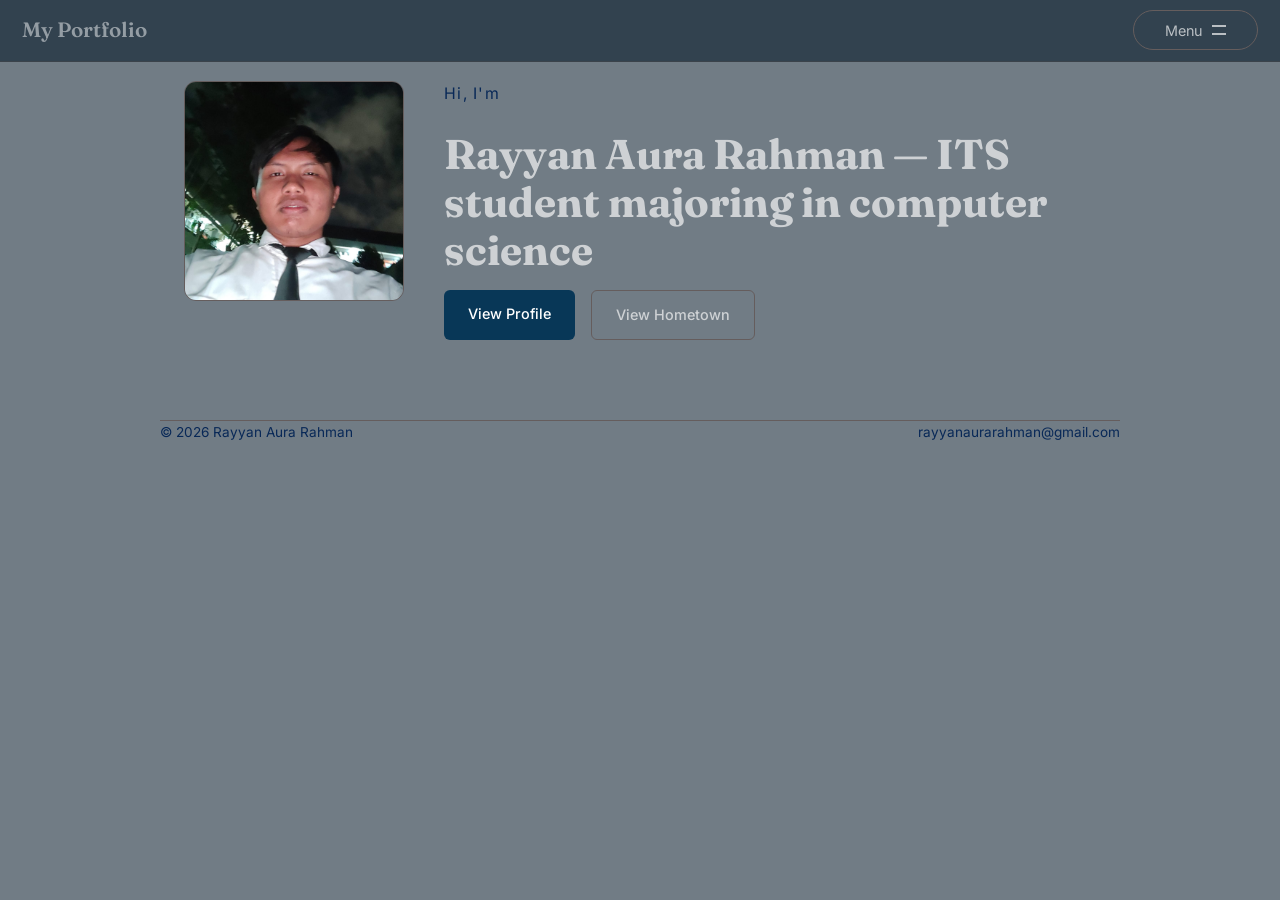
<file: index.html>
<!DOCTYPE html>
<html lang="en">

<head>
  <meta charset="UTF-8">
  <meta name="viewport" content="width=device-width, initial-scale=1.0">
  <title>Rayyan Aura Rahman — Portfolio</title>
  <link rel="preconnect" href="https://fonts.googleapis.com">
  <link rel="preconnect" href="https://fonts.gstatic.com" crossorigin>
  <link
    href="https://fonts.googleapis.com/css2?family=Fraunces:opsz,wght@9..144,500;9..144,600&family=Inter:wght@400;500;600&display=swap"
    rel="stylesheet">
  <link rel="stylesheet" href="style.css">
</head>

<body>


  <header class="site-header">
    <div class="nav-bar">
      <a href="index.html" class="brand">My Portfolio</a>
      <button id="menuToggle" class="menu-toggle" aria-expanded="false" aria-controls="slideMenu">
        Menu <span class="menu-icon"></span>
      </button>
    </div>
    <nav id="slideMenu" class="slide-menu">
      <div class="slide-menu-inner">
        <a href="/quiz1/">Home <span class="arrow"></span></a>
        <a href="/quiz1/profile">Profile <span class="arrow"></span></a>
        <a href="/quiz1/hometown">Hometown <span class="arrow"></span></a>
        <a href="/quiz1/food">Food <span class="arrow"></span></a>
        <a href="/quiz1/tourist">Tourist <span class="arrow"></span></a>
      </div>
    </nav>
  </header>

  <main class="container">

    <section class="hero">
      <div class="hero-photo">
        <img src="ian.jpeg" alt="Rayyan Aura Rahman" />
      </div>
      <div class="hero-text">
        <p class="eyebrow">Hi, I'm</p>
        <h1>Rayyan Aura Rahman — ITS student majoring in computer science</h1>
        <div class="hero-actions">
          <a href="profile.html" class="btn btn-primary">View Profile</a>
          <a href="projects.html" class="btn btn-outline">View Hometown</a>
        </div>
      </div>
    </section>

  </main>

  </p>
  
  </div>
  </section>

  </main>

  <footer class="site-footer container">
    <span>&copy; <span id="year"></span> Rayyan Aura Rahman</span>
    <span>
      <a href="mailto:rayyanaurarahman@gmail.com">rayyanaurarahman@gmail.com</a> 
    </span>
  </footer>

  <script src="script.js"></script>
  <script >document.getElementById('year').textContent = new Date().getFullYear();</script>
</body>

</html>
</file>
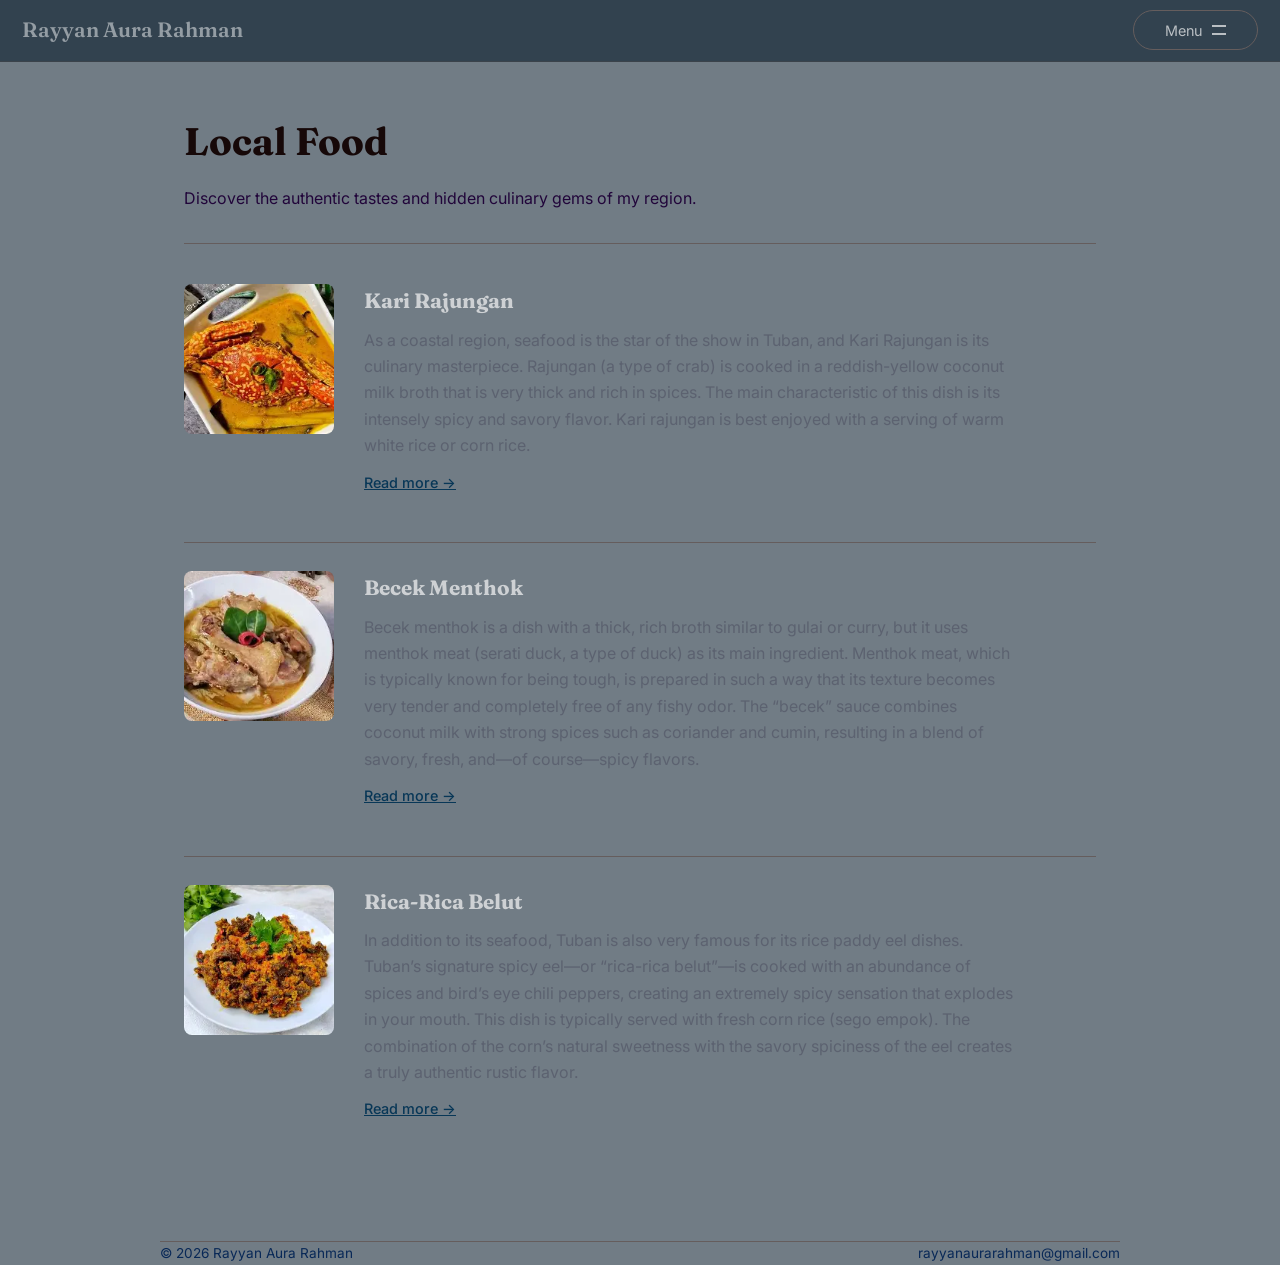
<file: food.html>
<!DOCTYPE html>
<html lang="en">

<head>
  <meta charset="UTF-8">
  <meta name="viewport" content="width=device-width, initial-scale=1.0">
  <title>Local Food — Rayyan Aura Rahman</title>
  <link rel="preconnect" href="https://fonts.googleapis.com">
  <link rel="preconnect" href="https://fonts.gstatic.com" crossorigin>
  <link
    href="https://fonts.googleapis.com/css2?family=Fraunces:opsz,wght@9..144,500;9..144,600&family=Inter:wght@400;500;600&display=swap"
    rel="stylesheet">
  <link rel="stylesheet" href="style.css">
</head>

<body>

  <header class="site-header">
    <div class="nav-bar">
      <a href="index.html" class="brand">Rayyan Aura Rahman</a>
      <button id="menuToggle" class="menu-toggle" aria-expanded="false" aria-controls="slideMenu">
        Menu <span class="menu-icon"></span>
      </button>
    </div>
    <nav id="slideMenu" class="slide-menu">
      <div class="slide-menu-inner">
        <a href="/quiz1/">Home <span class="arrow"></span></a>
        <a href="/quiz1/profile">Profile <span class="arrow"></span></a>
        <a href="/quiz1/hometown">Hometown <span class="arrow"></span></a>
        <a href="/quiz1/food">Food <span class="arrow"></span></a>
        <a href="/quiz1/tourist">Tourist <span class="arrow"></span></a>
      </div>
    </nav>
  </header>

  <main class="container">

    <div class="page-header">
      <h1>Local Food</h1>
      <p>Discover the authentic tastes and hidden culinary gems of my region.</p>
    </div>

    <section class="section">
      <div class="blog-list">

        <article class="blog-item">
          <div class="resume-entry" style="display: flex; flex-direction: row; gap: 30px; align-items: flex-start;">
            <img src="OIP.webp" alt="Kari Rajungan" style="width: 150px; height: 150px; object-fit: cover; border-radius: 8px; flex-shrink: 0;">
            <div style="display: flex; flex-direction: column;">
              <h2 style="margin-top: 0;">Kari Rajungan</h2>
              <p>As a coastal region, seafood is the star of the show in Tuban, and Kari Rajungan is its culinary masterpiece. 
                Rajungan (a type of crab) is cooked in a reddish-yellow coconut milk broth that is very thick and rich in spices. 
                The main characteristic of this dish is its intensely spicy and savory flavor. 
                Kari rajungan is best enjoyed with a serving of warm white rice or corn rice.</p>
              <a href="https://id.wikipedia.org/wiki/Kare_rajungan" style="align-self: flex-start;">Read more →</a>
            </div>
    
          </div>
        </article>

        <article class="blog-item">
          <div class="resume-entry" style="display: flex; flex-direction: row; gap: 30px; align-items: flex-start;">
            <img src="OIP (1).webp" alt="Becek Menthok" style="width: 150px; height: 150px; object-fit: cover; border-radius: 8px; flex-shrink: 0;">
            <div style="display: flex; flex-direction: column;">
              <h2 style="margin-top: 0;">Becek Menthok</h2>
              <p>Becek menthok is a dish with a thick, rich broth similar to gulai or curry, but it uses menthok meat (serati duck, a type of duck) as its main ingredient. 
                Menthok meat, which is typically known for being tough, is prepared in such a way that its texture becomes very tender and completely free of any fishy odor. 
                The “becek” sauce combines coconut milk with strong spices such as coriander and cumin, resulting in a blend of savory, fresh, and—of course—spicy flavors.</p>
              <a href="https://travelzola.id/becek-menthok-kuliner-gurih-khas-tuban-yang-bikin-susah-berhenti-makan/" style="align-self: flex-start;">Read more →</a>
            </div>
    
          </div>
        </article>

        <article class="blog-item">
          <div class="resume-entry" style="display: flex; flex-direction: row; gap: 30px; align-items: flex-start;">
            <img src="OIP (2).webp" alt="Rica-Rica Belut" style="width: 150px; height: 150px; object-fit: cover; border-radius: 8px; flex-shrink: 0;">
            <div style="display: flex; flex-direction: column;">
              <h2 style="margin-top: 0;">Rica-Rica Belut</h2>
              <p>In addition to its seafood, Tuban is also very famous for its rice paddy eel dishes. 
                Tuban’s signature spicy eel—or “rica-rica belut”—is cooked with an abundance of spices and bird’s eye chili peppers, creating an extremely spicy sensation that explodes in your mouth. 
                This dish is typically served with fresh corn rice (sego empok). 
                The combination of the corn’s natural sweetness with the savory spiciness of the eel creates a truly authentic rustic flavor.</p>
              <a href="https://sites.google.com/view/rica-rica-belut/halaman-muka" style="align-self: flex-start;">Read more →</a>
            </div>
    
          </div>
        </article>

      </div>
    </section>

  </main>

  <footer class="site-footer container">
    <span>&copy; <span id="year"></span> Rayyan Aura Rahman</span>
    <span>
      <a href="mailto:rayyanaurarahman@gmail.com">rayyanaurarahman@gmail.com</a> 
    </span>
  </footer>

  <script src="script.js"></script>
  <script >document.getElementById('year').textContent = new Date().getFullYear();</script>
</body>


</html>
</file>
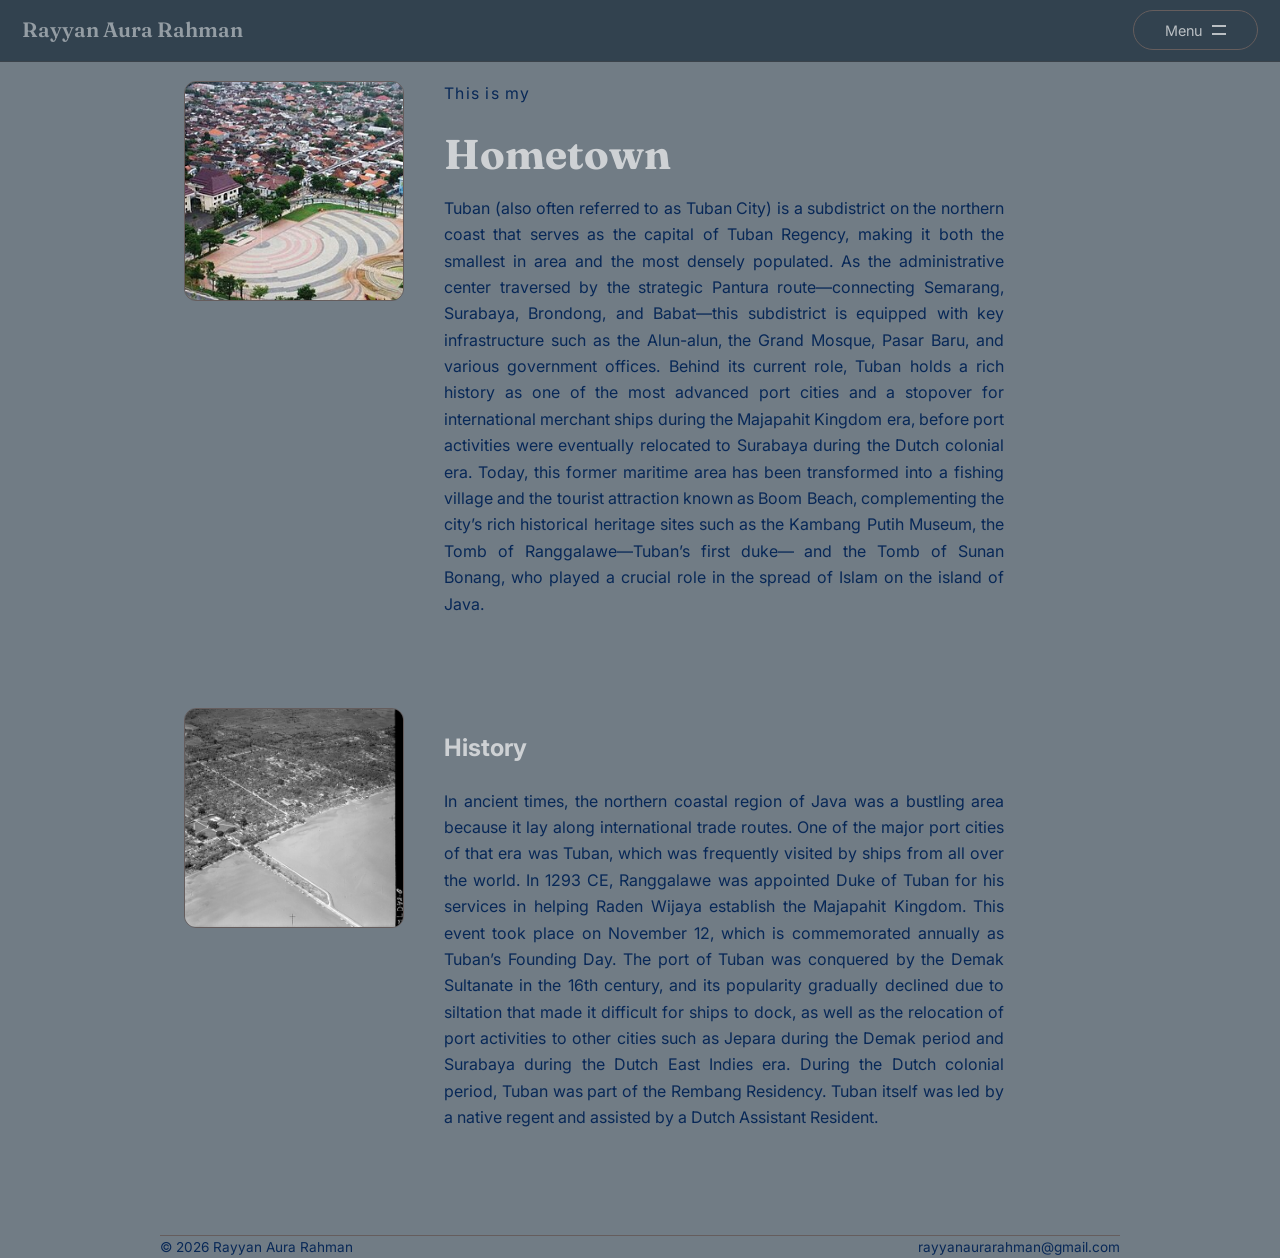
<file: hometown.html>
<!DOCTYPE html>
<html lang="en">

<head>
    <meta charset="UTF-8">
    <meta name="viewport" content="width=device-width, initial-scale=1.0">
    <title>Hometown — Rayyan Aura Rahman</title>
    <link rel="preconnect" href="https://fonts.googleapis.com">
    <link rel="preconnect" href="https://fonts.gstatic.com" crossorigin>
    <link
        href="https://fonts.googleapis.com/css2?family=Fraunces:opsz,wght@9..144,500;9..144,600&family=Inter:wght@400;500;600&display=swap"
        rel="stylesheet">
    <link rel="stylesheet" href="style.css">
</head>

<body>

    <header class="site-header">
        <div class="nav-bar">
            <a href="index.html" class="brand">Rayyan Aura Rahman</a>
            <button id="menuToggle" class="menu-toggle" aria-expanded="false" aria-controls="slideMenu">
                Menu <span class="menu-icon"></span>
            </button>
        </div>
        <nav id="slideMenu" class="slide-menu">
            <div class="slide-menu-inner">
                <a href="/quiz1/">Home <span class="arrow"></span></a>
                <a href="/quiz1/profile">Profile <span class="arrow"></span></a>
                <a href="/quiz1/hometown">Hometown <span class="arrow"></span></a>
                <a href="/quiz1/food">Food <span class="arrow"></span></a>
                <a href="/quiz1/tourist">Tourist <span class="arrow"></span></a>
            </div>
        </nav>
    </header>

    <main class="container">

        <section class="hero">
            <div class="hero-photo">
                <img src="Kota_Tuban.jpg" alt="Kota Tuban" />
            </div>
            <div class="hero-text">
                <p class="eyebrow">This is my</p>
                <h1>Hometown</h1>
                <p style="text-align: justify;">
                    Tuban (also often referred to as Tuban City) is a subdistrict on the northern coast that serves as the capital of Tuban Regency, making it both the smallest in area and the most densely populated.
                    As the administrative center traversed by the strategic Pantura route—connecting Semarang, Surabaya, Brondong, and Babat—this subdistrict is equipped with key infrastructure such as the Alun-alun, the Grand Mosque, Pasar Baru, and various government offices.
                    Behind its current role, Tuban holds a rich history as one of the most advanced port cities and a stopover for international merchant ships during the Majapahit Kingdom era,
                    before port activities were eventually relocated to Surabaya during the Dutch colonial era.
                    Today, this former maritime area has been transformed into a fishing village and the tourist attraction known as Boom Beach,
                    complementing the city’s rich historical heritage sites such as the Kambang Putih Museum, the Tomb of Ranggalawe—Tuban’s first duke—
                    and the Tomb of Sunan Bonang, who played a crucial role in the spread of Islam on the island of Java.
                </p>

            </div>
        </section>
        <section class="hero">
            <div class="hero-photo">
                <img src="Luchtopname_van_Toeban.jpg" alt="Luchtopname van Toeban" />
            </div>
            <div class="hero-text">
                <h2>History</h2>
                <p style="text-align: justify;">
                    In ancient times, the northern coastal region of Java was a bustling area because it lay along international trade routes. 
                    One of the major port cities of that era was Tuban, which was frequently visited by ships from all over the world. 
                    In 1293 CE, Ranggalawe was appointed Duke of Tuban for his services in helping Raden Wijaya establish the Majapahit Kingdom. 
                    This event took place on November 12, which is commemorated annually as Tuban’s Founding Day. 
                    The port of Tuban was conquered by the Demak Sultanate in the 16th century, and its popularity gradually declined due to siltation that made it difficult for ships to dock, 
                    as well as the relocation of port activities to other cities such as Jepara during the Demak period and Surabaya during the Dutch East Indies era. 
                    During the Dutch colonial period, Tuban was part of the Rembang Residency. Tuban itself was led by a native regent and assisted by a Dutch Assistant Resident.
                </p>

            </div>
        </section>


    </main>

        <footer class="site-footer container">
    <span>&copy; <span id="year"></span> Rayyan Aura Rahman</span>
    <span>
      <a href="mailto:rayyanaurarahman@gmail.com">rayyanaurarahman@gmail.com</a>
    </span>
  </footer>

  <script src="script.js"></script>
  <script >document.getElementById('year').textContent = new Date().getFullYear();</script>
</body>

</html>
</file>
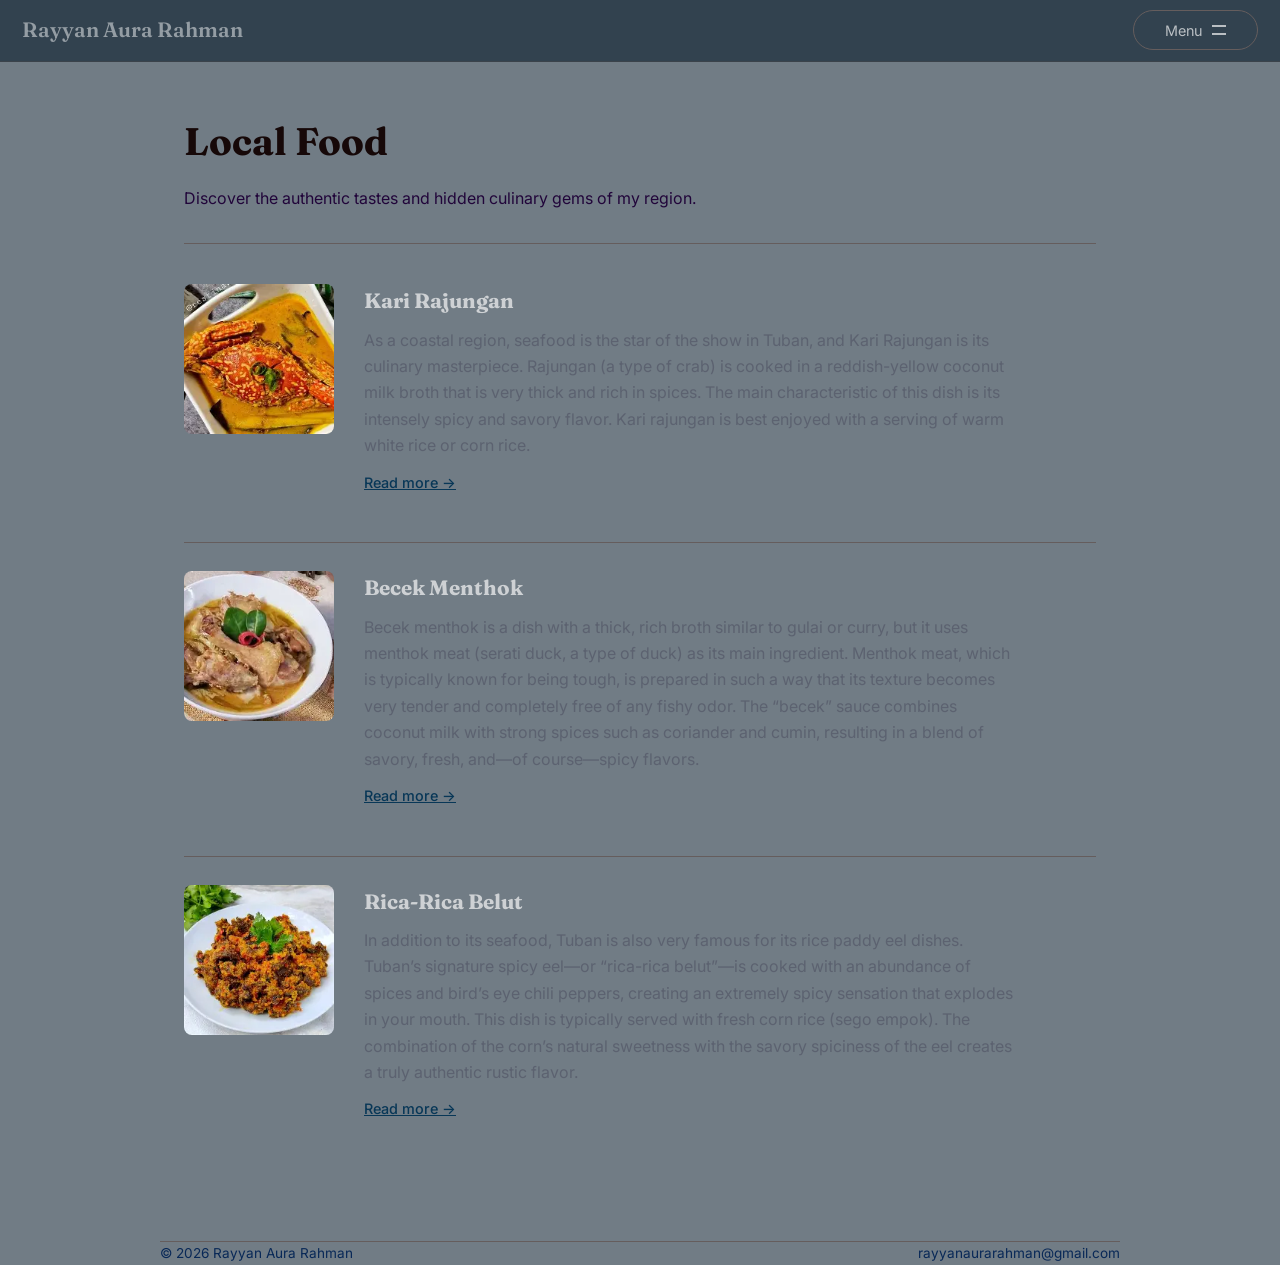
<file: local_food.html>
<!DOCTYPE html>
<html lang="en">

<head>
  <meta charset="UTF-8">
  <meta name="viewport" content="width=device-width, initial-scale=1.0">
  <title>Local Food — Rayyan Aura Rahman</title>
  <link rel="preconnect" href="https://fonts.googleapis.com">
  <link rel="preconnect" href="https://fonts.gstatic.com" crossorigin>
  <link
    href="https://fonts.googleapis.com/css2?family=Fraunces:opsz,wght@9..144,500;9..144,600&family=Inter:wght@400;500;600&display=swap"
    rel="stylesheet">
  <link rel="stylesheet" href="style.css">
</head>

<body>

  <header class="site-header">
    <div class="nav-bar">
      <a href="index.html" class="brand">Rayyan Aura Rahman</a>
      <button id="menuToggle" class="menu-toggle" aria-expanded="false" aria-controls="slideMenu">
        Menu <span class="menu-icon"></span>
      </button>
    </div>
    <nav id="slideMenu" class="slide-menu">
      <div class="slide-menu-inner">
        <a href="index.html">Home <span class="arrow"></span></a>
        <a href="profile.html">Profile <span class="arrow"></span></a>
        <a href="hometown.html">Hometown <span class="arrow"></span></a>
        <a href="local_food.html">Local Food <span class="arrow"></span></a>
        <a href="tourist_places.html">Tourist Places <span class="arrow"></span></a>
      </div>
    </nav>
  </header>

  <main class="container">

    <div class="page-header">
      <h1>Local Food</h1>
      <p>Discover the authentic tastes and hidden culinary gems of my region.</p>
    </div>

    <section class="section">
      <div class="blog-list">

        <article class="blog-item">
          <div class="resume-entry" style="display: flex; flex-direction: row; gap: 30px; align-items: flex-start;">
            <img src="OIP.webp" alt="Kari Rajungan" style="width: 150px; height: 150px; object-fit: cover; border-radius: 8px; flex-shrink: 0;">
            <div style="display: flex; flex-direction: column;">
              <h2 style="margin-top: 0;">Kari Rajungan</h2>
              <p>As a coastal region, seafood is the star of the show in Tuban, and Kari Rajungan is its culinary masterpiece. 
                Rajungan (a type of crab) is cooked in a reddish-yellow coconut milk broth that is very thick and rich in spices. 
                The main characteristic of this dish is its intensely spicy and savory flavor. 
                Kari rajungan is best enjoyed with a serving of warm white rice or corn rice.</p>
              <a href="https://id.wikipedia.org/wiki/Kare_rajungan" style="align-self: flex-start;">Read more →</a>
            </div>
    
          </div>
        </article>

        <article class="blog-item">
          <div class="resume-entry" style="display: flex; flex-direction: row; gap: 30px; align-items: flex-start;">
            <img src="OIP (1).webp" alt="Becek Menthok" style="width: 150px; height: 150px; object-fit: cover; border-radius: 8px; flex-shrink: 0;">
            <div style="display: flex; flex-direction: column;">
              <h2 style="margin-top: 0;">Becek Menthok</h2>
              <p>Becek menthok is a dish with a thick, rich broth similar to gulai or curry, but it uses menthok meat (serati duck, a type of duck) as its main ingredient. 
                Menthok meat, which is typically known for being tough, is prepared in such a way that its texture becomes very tender and completely free of any fishy odor. 
                The “becek” sauce combines coconut milk with strong spices such as coriander and cumin, resulting in a blend of savory, fresh, and—of course—spicy flavors.</p>
              <a href="https://travelzola.id/becek-menthok-kuliner-gurih-khas-tuban-yang-bikin-susah-berhenti-makan/" style="align-self: flex-start;">Read more →</a>
            </div>
    
          </div>
        </article>

        <article class="blog-item">
          <div class="resume-entry" style="display: flex; flex-direction: row; gap: 30px; align-items: flex-start;">
            <img src="OIP (2).webp" alt="Rica-Rica Belut" style="width: 150px; height: 150px; object-fit: cover; border-radius: 8px; flex-shrink: 0;">
            <div style="display: flex; flex-direction: column;">
              <h2 style="margin-top: 0;">Rica-Rica Belut</h2>
              <p>In addition to its seafood, Tuban is also very famous for its rice paddy eel dishes. 
                Tuban’s signature spicy eel—or “rica-rica belut”—is cooked with an abundance of spices and bird’s eye chili peppers, creating an extremely spicy sensation that explodes in your mouth. 
                This dish is typically served with fresh corn rice (sego empok). 
                The combination of the corn’s natural sweetness with the savory spiciness of the eel creates a truly authentic rustic flavor.</p>
              <a href="https://sites.google.com/view/rica-rica-belut/halaman-muka" style="align-self: flex-start;">Read more →</a>
            </div>
    
          </div>
        </article>

      </div>
    </section>

  </main>

  <footer class="site-footer container">
    <span>&copy; <span id="year"></span> Rayyan Aura Rahman</span>
    <span>
      <a href="mailto:rayyanaurarahman@gmail.com">rayyanaurarahman@gmail.com</a> 
    </span>
  </footer>

  <script src="script.js"></script>
  <script >document.getElementById('year').textContent = new Date().getFullYear();</script>
</body>


</html>
</file>
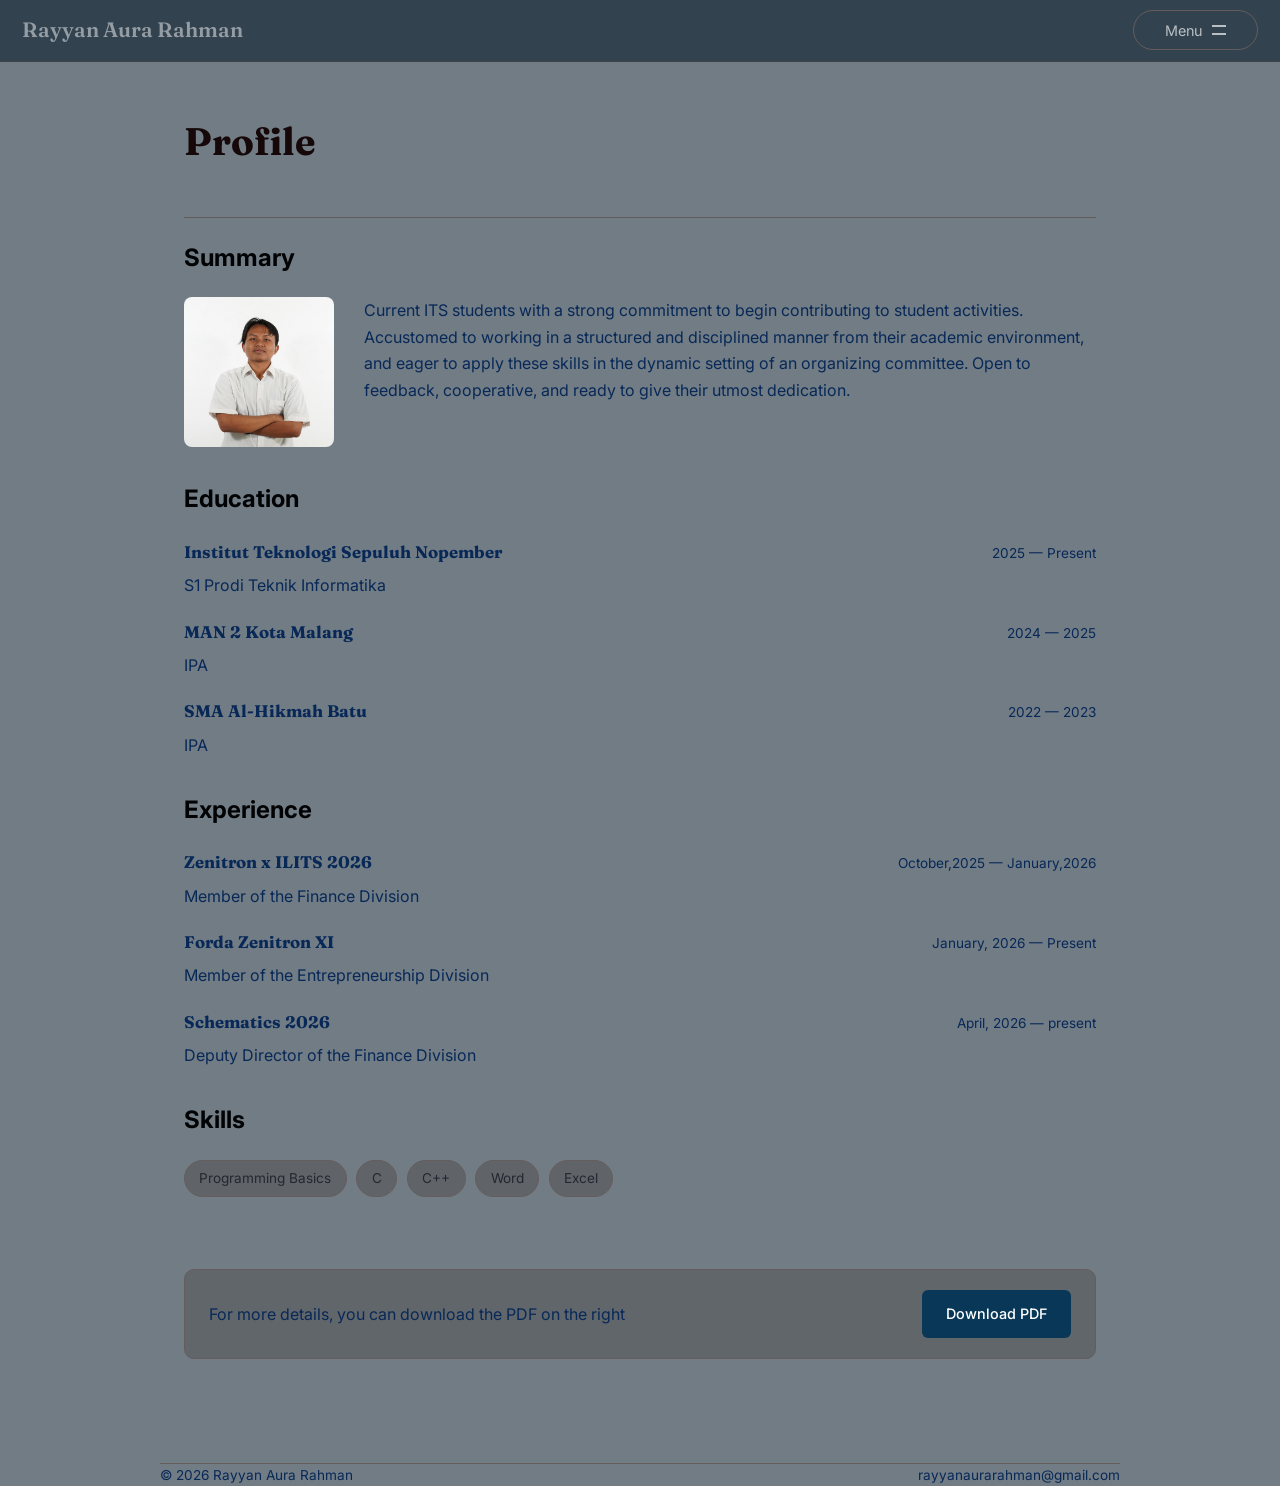
<file: profile.html>
<!DOCTYPE html>
<html lang="en">
<head>
<meta charset="UTF-8">
<meta name="viewport" content="width=device-width, initial-scale=1.0">
<title>Profile — Rayyan Aura Rahman</title>
<link rel="preconnect" href="https://fonts.googleapis.com">
<link rel="preconnect" href="https://fonts.gstatic.com" crossorigin>
<link href="https://fonts.googleapis.com/css2?family=Fraunces:opsz,wght@9..144,500;9..144,600&family=Inter:wght@400;500;600&display=swap" rel="stylesheet">
<link rel="stylesheet" href="style.css">
</head>
<body>

<header class="site-header">
  <div class="nav-bar">
    <a href="index.html" class="brand">Rayyan Aura Rahman</a>
    <button id="menuToggle" class="menu-toggle" aria-expanded="false" aria-controls="slideMenu">
      Menu <span class="menu-icon"></span>
    </button>
  </div>
  <nav id="slideMenu" class="slide-menu">
      <div class="slide-menu-inner">
        <a href="/quiz1/">Home <span class="arrow"></span></a>
        <a href="/quiz1/profile">Profile <span class="arrow"></span></a>
        <a href="/quiz1/hometown">Hometown <span class="arrow"></span></a>
        <a href="/quiz1/food">Food <span class="arrow"></span></a>
        <a href="/quiz1/tourist">Tourist <span class="arrow"></span></a>
      </div>
</header>

<main class="container">

  <div class="page-header">
    <h1>Profile</h1>
  </div>

    <div class="resume-block">
  <h2>Summary</h2>
  <div class="resume-entry" style="display: flex; flex-direction: row; gap: 30px; align-items: flex-start;">
    <img src="Foto Schematics.png" alt="Foto Rayyan Aura Rahman" style="width: 150px; height: 150px; object-fit: cover; border-radius: 8px; flex-shrink: 0;">
    <p style="margin: 0; flex-grow: 1;">
      Current ITS students with a strong commitment to begin contributing to student activities. Accustomed to working in a structured and disciplined manner from their academic environment, and eager to apply these skills in the dynamic setting of an organizing committee. Open to feedback, cooperative, and ready to give their utmost dedication.
    </p>
    
  </div>
</div>

    <div class="resume-block">
      <h2>Education</h2>
      <div class="resume-entry">
        <div class="resume-entry-head">
          <h3>Institut Teknologi Sepuluh Nopember</h3>
          <span>2025 — Present</span>
        </div>
        <p>S1 Prodi Teknik Informatika</p>
      </div>
      <div class="resume-entry">
        <div class="resume-entry-head">
          <h3>MAN 2 Kota Malang</h3>
          <span>2024 — 2025</span>
        </div>
        <p>IPA</p>
      </div>
      <div class="resume-entry">
        <div class="resume-entry-head">
          <h3>SMA Al-Hikmah Batu</h3>
          <span>2022 — 2023</span>
        </div>
        <p>IPA</p>
      </div>
    </div>

    <div class="resume-block">
      <h2>Experience</h2>
      <div class="resume-entry">
        <div class="resume-entry-head">
          <h3>Zenitron x ILITS 2026</h3>
          <span>October,2025 — January,2026</span>
        </div>
        <p>Member of the Finance Division</p>
      </div>
      <div class="resume-entry">
        <div class="resume-entry-head">
          <h3>Forda Zenitron XI</h3>
          <span>January, 2026 — Present</span>
        </div>
        <p>Member of the Entrepreneurship Division</p>
      </div>
      <div class="resume-entry">
        <div class="resume-entry-head">
          <h3>Schematics 2026</h3>
          <span>April, 2026 — present</span>
        </div>
        <p>Deputy Director of the Finance Division</p>
      </div>
    </div>

    <div class="resume-block">
      <h2>Skills</h2>
      <div class="pills">
        <span class="pill">Programming Basics</span>
        <span class="pill">C</span>
        <span class="pill">C++</span>
        <span class="pill">Word</span>
        <span class="pill">Excel</span>
      </div>
    </div>
  </section>

  <section class="section">
    <div class="resume-download">
      <p>For more details, you can download the PDF on the right</p>
      <a href="CV_Rayyan Aura Rahman.pdf" class="btn btn-primary" download>Download PDF</a>
    </div>

</main>

<footer class="site-footer container">
    <span>&copy; <span id="year"></span> Rayyan Aura Rahman</span>
    <span>
      <a href="mailto:rayyanaurarahman@gmail.com">rayyanaurarahman@gmail.com</a> 
    </span>
  </footer>

  <script src="script.js"></script>
  <script >document.getElementById('year').textContent = new Date().getFullYear();</script>
</body>

</html>
</file>
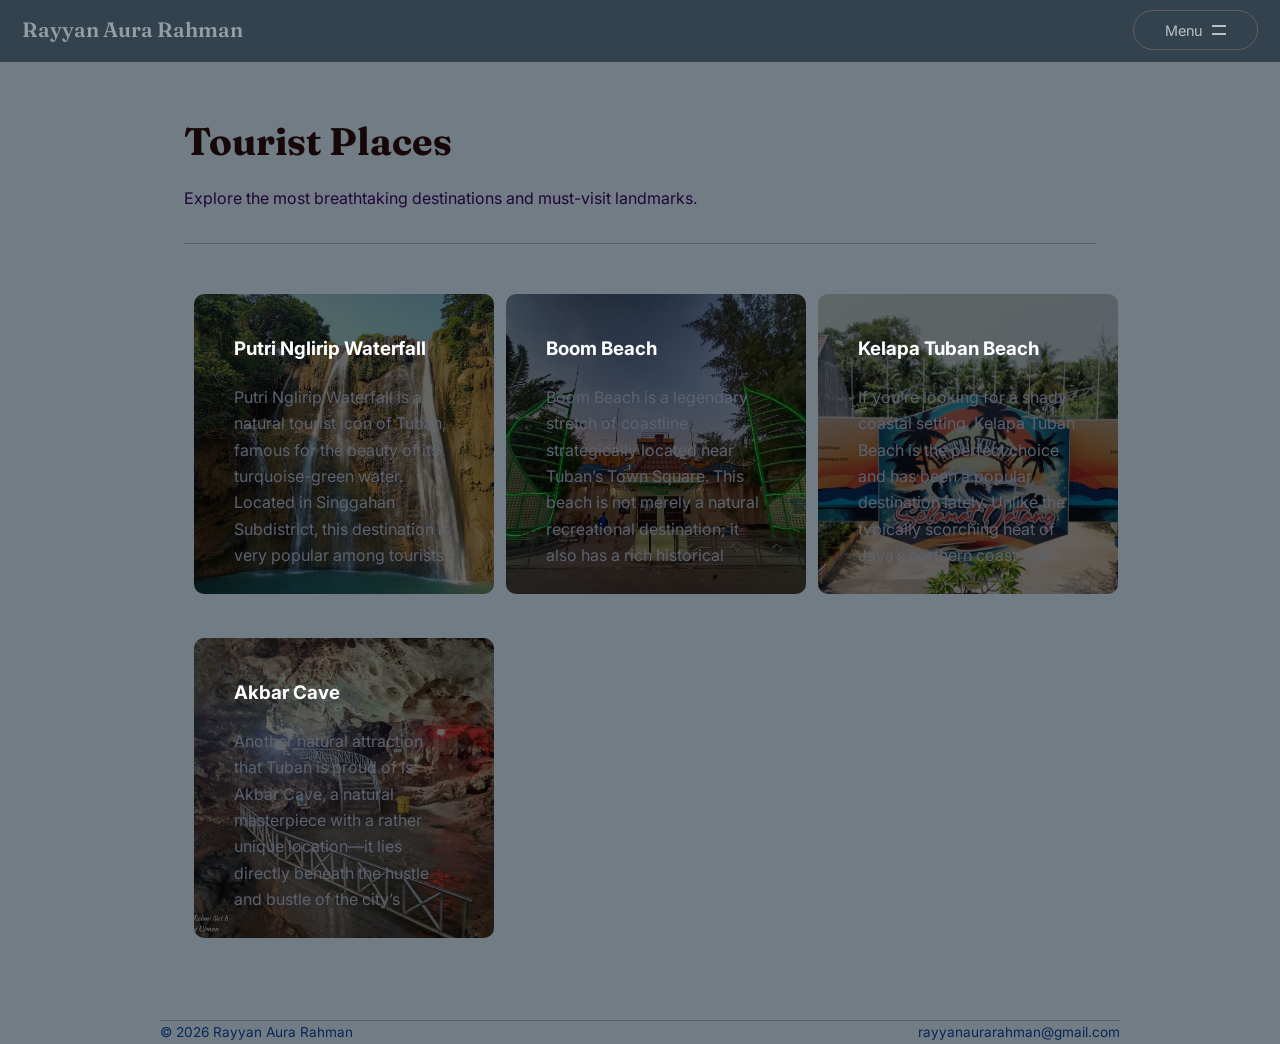
<file: tourist.html>
<!DOCTYPE html>
<html lang="en">

<head>
  <meta charset="UTF-8">
  <meta name="viewport" content="width=device-width, initial-scale=1.0">
  <title>Tourist Places — Rayyan Aura Rahman</title>
  <link rel="preconnect" href="https://fonts.googleapis.com">
  <link rel="preconnect" href="https://fonts.gstatic.com" crossorigin>
  <link
    href="https://fonts.googleapis.com/css2?family=Fraunces:opsz,wght@9..144,500;9..144,600&family=Inter:wght@400;500;600&display=swap"
    rel="stylesheet">
  <link rel="stylesheet" href="style.css">
</head>

<body>

  <header class="site-header">
    <div class="nav-bar">
      <a href="index.html" class="brand">Rayyan Aura Rahman</a>
      <button id="menuToggle" class="menu-toggle" aria-expanded="false" aria-controls="slideMenu">
        Menu <span class="menu-icon"></span>
      </button>
    </div>
    <nav id="slideMenu" class="slide-menu">
        <div class="slide-menu-inner">
          <a href="/quiz1/">Home <span class="arrow"></span></a>
          <a href="/quiz1/profile">Profile <span class="arrow"></span></a>
          <a href="/quiz1/hometown">Hometown <span class="arrow"></span></a>
          <a href="/quiz1/food">Food <span class="arrow"></span></a>
          <a href="/quiz1/tourist">Tourist <span class="arrow"></span></a>
        </div>
    </nav>
  </header>

  <main class="container">

    <div class="page-header">
      <h1>Tourist Places</h1>
      <p>Explore the most breathtaking destinations and must-visit landmarks.</p>
    </div>

    <section class="section">
      <div class="projects-grid">

        <article class="project-card" style="background-image: linear-gradient(rgba(0, 0, 0, 0.6), rgba(0, 0, 0, 0.6)), url('unnamed.jpg');">
          <div class="card-content">
            <h3>Putri Nglirip Waterfall</h3>
            <p>Putri Nglirip Waterfall is a natural tourist icon of Tuban, famous for the beauty of its turquoise-green water. 
              Located in Singgahan Subdistrict, this destination is very popular among tourists who want to enjoy the cool, rural atmosphere surrounded by lush trees along the waterfall’s stream.</p>
            <a href="https://www.detik.com/jatim/wisata/d-8291308/air-terjun-nglirip-tuban-eksotisme-alam-dan-kisah-putri-yang-melegenda">View details →</a>
          </div>
        </article>

        <article class="project-card" style="background-image: linear-gradient(rgba(0, 0, 0, 0.6), rgba(0, 0, 0, 0.6)), url('unnamed (1).jpg');">
          <div class="card-content">
            <h3>Boom Beach</h3>
            <p>Boom Beach is a legendary stretch of coastline strategically located near Tuban’s Town Square. 
              This beach is not merely a natural recreational destination; it also has a rich historical significance, as it was once a vital ancient port.</p>
            <a href="https://tubankab.go.id/entry/pantai-boom-tuban-1">View details →</a>
          </div>
        </article>

        <article class="project-card" style="background-image: linear-gradient(rgba(0, 0, 0, 0.6), rgba(0, 0, 0, 0.6)), url('unnamed (2).jpg');">
          <div class="card-content">
            <h3>Kelapa Tuban Beach</h3>
            <p>If you’re looking for a shady coastal setting, Kelapa Tuban Beach is the perfect choice and has been a popular destination lately. 
              Unlike the typically scorching heat of Java’s northern coast, this spot offers a very shaded recreational area thanks to the thousands of coconut and palm trees planted in rows along the shoreline.</p>
            <a href="https://www.pantaikelapa.com/">View details →</a>
          </div>
        </article>

        <article class="project-card" style="background-image: linear-gradient(rgba(0, 0, 0, 0.6), rgba(0, 0, 0, 0.6)), url('unnamed (3).jpg');">
          <div class="card-content">
            <h3>Akbar Cave</h3>
            <p>Another natural attraction that Tuban is proud of is Akbar Cave, a natural masterpiece with a rather unique location—it lies directly beneath the hustle and bustle of the city’s market and residential areas. 
              This massive cave is renowned for the beauty of its magnificent stalactite and stalagmite formations.</p>
            <a href="https://travels.id/harga-tiket-masuk-goa-akbar-tuban/">View details →</a>
          </div>
        </article>

      </div>
    </section>

  </main>

  <footer class="site-footer container">
    <span>&copy; <span id="year"></span> Rayyan Aura Rahman</span>
    <span>
      <a href="mailto:rayyanaurarahman@gmail.com">rayyanaurarahman@gmail.com</a>
    </span>
  </footer>

  <script src="script.js"></script>
  <script >document.getElementById('year').textContent = new Date().getFullYear();</script>
</body>

</html>
</file>
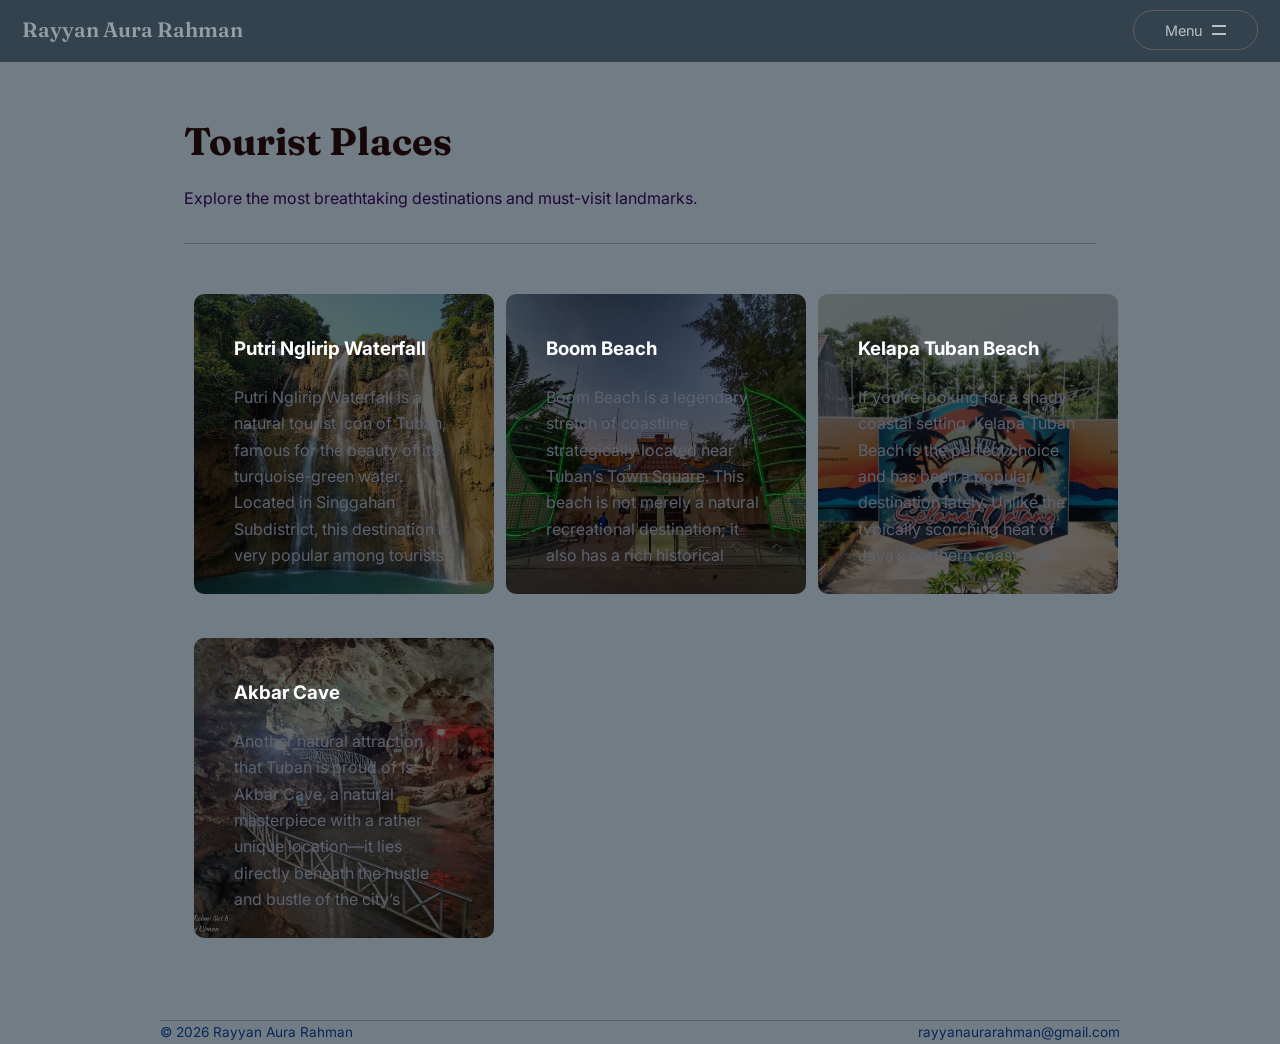
<file: tourist_places.html>
<!DOCTYPE html>
<html lang="en">

<head>
  <meta charset="UTF-8">
  <meta name="viewport" content="width=device-width, initial-scale=1.0">
  <title>Tourist Places — Rayyan Aura Rahman</title>
  <link rel="preconnect" href="https://fonts.googleapis.com">
  <link rel="preconnect" href="https://fonts.gstatic.com" crossorigin>
  <link
    href="https://fonts.googleapis.com/css2?family=Fraunces:opsz,wght@9..144,500;9..144,600&family=Inter:wght@400;500;600&display=swap"
    rel="stylesheet">
  <link rel="stylesheet" href="style.css">
</head>

<body>

  <header class="site-header">
    <div class="nav-bar">
      <a href="index.html" class="brand">Rayyan Aura Rahman</a>
      <button id="menuToggle" class="menu-toggle" aria-expanded="false" aria-controls="slideMenu">
        Menu <span class="menu-icon"></span>
      </button>
    </div>
    <nav id="slideMenu" class="slide-menu">
        <div class="slide-menu-inner">
          <a href="index.html">Home <span class="arrow"></span></a>
          <a href="profile.html">Profile <span class="arrow"></span></a>
          <a href="hometown.html">Hometown <span class="arrow"></span></a>
          <a href="local_food.html">Local Food <span class="arrow"></span></a>
          <a href="tourist_places.html">Tourist Places <span class="arrow"></span></a>
        </div>
    </nav>
  </header>

  <main class="container">

    <div class="page-header">
      <h1>Tourist Places</h1>
      <p>Explore the most breathtaking destinations and must-visit landmarks.</p>
    </div>

    <section class="section">
      <div class="projects-grid">

        <article class="project-card" style="background-image: linear-gradient(rgba(0, 0, 0, 0.6), rgba(0, 0, 0, 0.6)), url('unnamed.jpg');">
          <div class="card-content">
            <h3>Putri Nglirip Waterfall</h3>
            <p>Putri Nglirip Waterfall is a natural tourist icon of Tuban, famous for the beauty of its turquoise-green water. 
              Located in Singgahan Subdistrict, this destination is very popular among tourists who want to enjoy the cool, rural atmosphere surrounded by lush trees along the waterfall’s stream.</p>
            <a href="https://www.detik.com/jatim/wisata/d-8291308/air-terjun-nglirip-tuban-eksotisme-alam-dan-kisah-putri-yang-melegenda">View details →</a>
          </div>
        </article>

        <article class="project-card" style="background-image: linear-gradient(rgba(0, 0, 0, 0.6), rgba(0, 0, 0, 0.6)), url('unnamed (1).jpg');">
          <div class="card-content">
            <h3>Boom Beach</h3>
            <p>Boom Beach is a legendary stretch of coastline strategically located near Tuban’s Town Square. 
              This beach is not merely a natural recreational destination; it also has a rich historical significance, as it was once a vital ancient port.</p>
            <a href="https://tubankab.go.id/entry/pantai-boom-tuban-1">View details →</a>
          </div>
        </article>

        <article class="project-card" style="background-image: linear-gradient(rgba(0, 0, 0, 0.6), rgba(0, 0, 0, 0.6)), url('unnamed (2).jpg');">
          <div class="card-content">
            <h3>Kelapa Tuban Beach</h3>
            <p>If you’re looking for a shady coastal setting, Kelapa Tuban Beach is the perfect choice and has been a popular destination lately. 
              Unlike the typically scorching heat of Java’s northern coast, this spot offers a very shaded recreational area thanks to the thousands of coconut and palm trees planted in rows along the shoreline.</p>
            <a href="https://www.pantaikelapa.com/">View details →</a>
          </div>
        </article>

        <article class="project-card" style="background-image: linear-gradient(rgba(0, 0, 0, 0.6), rgba(0, 0, 0, 0.6)), url('unnamed (3).jpg');">
          <div class="card-content">
            <h3>Akbar Cave</h3>
            <p>Another natural attraction that Tuban is proud of is Akbar Cave, a natural masterpiece with a rather unique location—it lies directly beneath the hustle and bustle of the city’s market and residential areas. 
              This massive cave is renowned for the beauty of its magnificent stalactite and stalagmite formations.</p>
            <a href="https://travels.id/harga-tiket-masuk-goa-akbar-tuban/">View details →</a>
          </div>
        </article>

      </div>
    </section>

  </main>

  <footer class="site-footer container">
    <span>&copy; <span id="year"></span> Rayyan Aura Rahman</span>
    <span>
      <a href="mailto:rayyanaurarahman@gmail.com">rayyanaurarahman@gmail.com</a>
    </span>
  </footer>

  <script src="script.js"></script>
  <script >document.getElementById('year').textContent = new Date().getFullYear();</script>
</body>

</html>
</file>
<file: style.css>
/* ==========================================================
   DESIGN TOKENS
   Background: #EFEDE7 (warm paper)
   Surface:    #FFFFFF
   Border:     #DCD7CC
   Text:       #1F2430 (deep navy-charcoal)
   Muted:      #5C6270
   Accent:     #3D4C6B (deep indigo)
   Accent 2:   #B08D57 (muted gold)
   Display font: 'Fraunces' | Body font: 'Inter'
   ========================================================== */

:root {
  --bg: #0114248e;
  --surface: #49444466;
  --border: #655d5d;
  --text: #f9f9f9ae;
  --muted: #5C6270;
  --accent: #083757;
  --accent-2: #7e7c7c;
  --font-display: 'Fraunces', serif;
  --font-body: 'Inter', sans-serif;
}

* { box-sizing: border-box; }
html { scroll-behavior: smooth; }

@media (prefers-reduced-motion: reduce) {
  html { scroll-behavior: auto; }
  *, *::before, *::after {
    animation-duration: 0.01ms !important;
    transition-duration: 0.01ms !important;
  }
}

body {
  margin: 0;
  background: var(--bg);
  color: var(--text);
  font-family: var(--font-body);
  line-height: 1.65;
}

a { color: var(--accent); }
:focus-visible {
  outline: 2px solid var(--accent-2);
  outline-offset: 3px;
}

img { max-width: 100%; display: block; }

.container {
  max-width: 960px;
  margin: 0 auto;
  padding: 0 1.5rem;
}

/* ============ HEADER / NAV ============ */
.site-header {
  position: var(--bg);
  top: 0;
  z-index: 100;
  background: var(--bg);
  
}

.nav-bar {
  max-width: 980 px;
  margin: 0 auto;
  padding: .65rem 1.4rem;
  display: flex;
  align-items: center;
  justify-content: space-between;
  
  position:var(--bg);

}

.brand {
  font-family: var(--font-display);
  font-size: 1.3rem;
  font-weight: 600;
  color: rgba(255, 255, 255, 0.482);
  text-decoration: none;
}

.menu-toggle {
  display: flex;
  align-items: center;
  gap: 0.6rem;
  background: none;
  border: 1px solid var(--border);
  border-radius: 78px;
  padding: .65rem 1.9rem;
  font-family: var(--font-body);
  font-size: 0.9rem;
  color: var(--text);
  cursor: pointer;
  transition: border-color 0.2s ease;
}
.menu-toggle:hover { border-color: var(--accent); }

.menu-icon {
  width: 14px;
  height: 10px;
  position: relative;
}
.menu-icon::before, .menu-icon::after {
  content: '';
  position: absolute;
  left: 0;
  width: 100%;
  height: 2px;
  background: var(--text);
  transition: transform 0.3s ease, top 0.3s ease;
}
.menu-icon::before { top: 0; }
.menu-icon::after { top: 8px; }
.menu-toggle[aria-expanded="true"] .menu-icon::before {
  top: 2px; transform: rotate(45deg);
}
.menu-toggle[aria-expanded="true"] .menu-icon::after {
  top: 4px; transform: rotate(-45deg);
}

/* The slide-down panel that links every page together */
.slide-menu {
  max-height: 0;
  overflow: hidden;
  transition: max-height 0.45s cubic-bezier(0.4, 0, 0.2, 1);
  background: var(--surface);
  border-bottom: 1px solid transparent;
}
.slide-menu.open {
  max-height: 350px;
  border-bottom: 1px solid var(--border);
}
.slide-menu-inner {
  max-width: 960px;
  margin: 0 auto;
  padding: 0.5rem 1.5rem 1.5rem;
  display: flex;
  flex-direction: column;
}
.slide-menu a {
  padding: 0.85rem 0.25rem;
  color: var(--text);
  text-decoration: none;
  font-size: 1.05rem;
  border-bottom: 1px solid var(--border);
  display: flex;
  align-items: center;
  justify-content: space-between;
  opacity: 0;
  transform: translateY(-6px);
  transition: opacity 0.3s ease, transform 0.3s ease, color 0.2s ease;
}
.slide-menu.open a {
  opacity: 1;
  transform: translateY(0);
}
.slide-menu a:nth-child(1) { transition-delay: 0.05s; }
.slide-menu a:nth-child(2) { transition-delay: 0.1s; }
.slide-menu a:nth-child(3) { transition-delay: 0.15s; }
.slide-menu a:nth-child(4) { transition-delay: 0.2s; }
.slide-menu a:nth-child(5) { transition-delay: 0.25s; }
.slide-menu a:last-child { border-bottom: none; }
.slide-menu a:hover, .slide-menu a.active { color: var(--accent); }
.slide-menu a .arrow { color: var(--accent-2); font-family: var(--font-display); }

/* ============ HERO (home page) ============ */
.hero {
  padding: 1.2rem 0 3rem;
  display: grid;
  grid-template-columns: 220px 1fr;
  gap: 2.5rem;
  align-items: flex-start;
}
.hero-photo {
  border-radius: 12px;
  overflow: hidden;
  border: 1px solid var(--border);
  aspect-ratio: 1 / 1;
}
.hero-photo img { width: 100%; height: 100%; object-fit: cover; }

.eyebrow {
  font-family: var(--font-body);
  font-size: .99rem;
  letter-spacing: 0.08em;
  text-transform:  ;
  color: var(--accent-2);
  margin: 0 0 0.5rem;
  
}

.hero h1 {
  font-family: var(--font-display);
  font-size: clamp(1.9rem, 4vw, 2.6rem);
  margin: 0 0 1rem;
  line-height: 1.15;
}

.hero p {
  color: #082857; 
  max-width: 56ch;
  margin: 0 0 1.5rem;
}

.hero-actions { display: flex; gap: 1rem; flex-wrap: wrap; }

.btn {
  display: inline-block;
  font-family: var(--font-body);
  font-size: 0.9rem;
  font-weight: 500;
  padding: 0.75rem 1.5rem;
  border-radius: 6px;
  text-decoration: none;
  transition: transform 0.15s ease, box-shadow 0.15s ease;
}
.btn:hover { transform: translateY(-2px); }
.btn-primary { background: var(--accent); color: #fff; }
.btn-primary:hover { box-shadow: 0 6px 18px rgba(61,76,107,0.25); }
.btn-outline { background: transparent; border: 1px solid var(--border); color: var(--text); }
.btn-outline:hover { border-color: var(--accent); }

/* ============ GENERIC PAGE SECTIONS ============ */
.page-header {
  padding: 3rem 0 2rem;
  border-bottom: 1px solid var(--border);
}
.page-header .eyebrow { margin-bottom: 0.5rem; }
.page-header h1 {
  font-family: var(--font-display);
  font-size: clamp(1.8rem, 4vw, 2.4rem);
  margin: 0 0 0.75rem;
  color: #160808;
}
.page-header p { color: #21053a ; max-width: 60ch; margin: 0; }

.section { padding: 2.5rem 0; }
.section h2 {
  font-family: var(--font-display);
  font-size: 1.4rem;
  margin: 0 0 1.25rem;
 
}

/* ============ ABOUT PAGE ============ */
.about-body pre {
  white-space: inherit;       /* wrap long lines instead of overflowing */
  word-wrap: normal;      /* break long words if needed */
 
  font-family: var(--font-body);  /* optional: switch off monospace on mobile */
  font-size: 1rem;
  line-height: 1.7;
  max-width: 100%;
  margin: 0 10 1.1rem;
  text-align: justify;
}

@media (max-width: 640px) {
  .about-body pre {
    font-size: 0.9rem;
    padding: 0 0.25rem;
  }
}

.timeline { border-left: 2px solid var(--border); padding-left: 1.5rem; }
.timeline-item { margin-bottom: 1.5rem; position: relative; }
.timeline-item::before {
  content: '';
  position: absolute;
  left: -1.56rem;
  top: 0.3rem;
  width: 9px; height: 9px;
  border-radius: 50%;
  background: var(--accent-2);
}
.timeline-item .date { font-size: 0.85rem; color: var(--accent-2); font-family: var(--font-body); }
.timeline-item h3 { font-family: var(--font-display); margin: 0.25rem 0; font-size: 1.05rem; }
.timeline-item p { margin: 0; color: var(--muted); }

.pills { display: flex; flex-wrap: wrap; gap: 0.6rem; }
.pill {
  background: rgba(76, 72, 72, 0.457);
  border: 1px solid var(--border);
  padding: 0.4rem 0.9rem;
  border-radius: 20px;
  font-size: 0.85rem;
  color: rgb(38, 38, 50);
}

/* ============ RESUME PAGE ============ */
.resume-download {
  display: flex;
  justify-content: space-between;
  align-items: center;
  flex-wrap: wrap;
  gap: 1rem;
  background: var(--surface);
  border: 1px solid var(--border);
  border-radius: 10px;
  padding: 1.25rem 1.5rem;
  margin-bottom: 2rem;
}
.resume-download p { margin: 0; color: #082857; }

.resume-block { margin-bottom: 2rem; }
.resume-block h2{color: #000203;}
.resume-entry { margin-bottom: 1.25rem; }
.resume-entry-head {
  display: flex;
  justify-content: space-between;
  flex-wrap: wrap;
  gap: 0.5rem;
  align-items: baseline;
}
.resume-entry-head h3 { font-family: var(--font-display); margin: 0; font-size: 1.05rem ; color: #082857; }
.resume-entry-head span { font-size: 0.85rem; color:#082857; }
.resume-entry p { margin: 0.35rem 0 0; color: #082857; }

/* ============ PROJECTS PAGE ============ */
.projects-grid {
  display: grid;
  grid-template-columns: repeat(auto-fit, minmax(260px, 1fr));
  gap: 1.5rem;
}
.project-card {
  width: 300px; 
  height: 300px; 
  background-size: cover; 
  background-position: center; 
  padding: 20px; 
  border-radius: 10px; 
  overflow-y: auto;
  color: white; 
  box-sizing: border-box;
  display: inline-block; 
  vertical-align: top;
  margin: 10px;
}

.project-card:hover { text-decoration: underline; }
.project-card h3 { margin-top: 0; color: white; }
.project-card p { color: var(--muted); margin: 0 0 1rem; }
.project-card a { color: #90caf9; text-decoration: none; }

.card-content {
  position: relative;
  z-index: 2;
  padding: 20px;
  height: 100%;
  box-sizing: border-box;
  overflow-y: auto;
  color: white;
}

.card-content h3 {
  margin-top: 0;
}
.card-content a {
  color: #90caf9;
  text-decoration: none;
}

/* ============ BLOG PAGE ============ */
.blog-list { display: flex; flex-direction: column; gap: 1.75rem; }
.blog-item {
  padding-bottom: 1.75rem;
  border-bottom: 1px solid var(--border);
}
.blog-item:last-child { border-bottom: none; }
.blog-item .date { font-size: 0.85rem; color: var(--accent-2); }
.blog-item h2 { font-family: var(--font-display); font-size: 1.3rem; margin: 0.4rem 0 0.5rem; }
.blog-item p { color: var(--muted); margin: 0 0 0.75rem; max-width: 65ch; }
.blog-item a { font-weight: 500; font-size: 0.9rem; }

/* ============ FOOTER ============ */
.site-footer {
  border-top: 1px solid var(--border);
  padding:  0px;
  margin-top: 2rem;
  color: var(--muted);
  font-size: 0.85rem;
  display: flex;
  justify-content: space-between;
  flex-wrap: wrap;
  gap: 0.5rem;
}
.site-footer container{
   border-top: 1px solid var(--border);
  padding:  0px;
  margin-top: 2rem;
  color: var(--muted);
  font-size: 0.85rem;
  display: flex;
  justify-content: space-between;
  flex-wrap: wrap;
  gap: 0.5rem;

}


/* ============ RESPONSIVE ============ */
@media (max-width: 640px) {
  .hero { grid-template-columns: 1fr; text-align: left; }
  .hero-photo { width: 140px; }
}
.hero-description{
  color-scheme: var(--accent-2);
  padding: 2px;
  text-decoration: none;
  
}

.site-footer {
    color: #082857;

}

.site-footer span {
    color: #082857;
    
}

.site-footer a {
    color: #082857;
    text-decoration: none;
}
</file>
